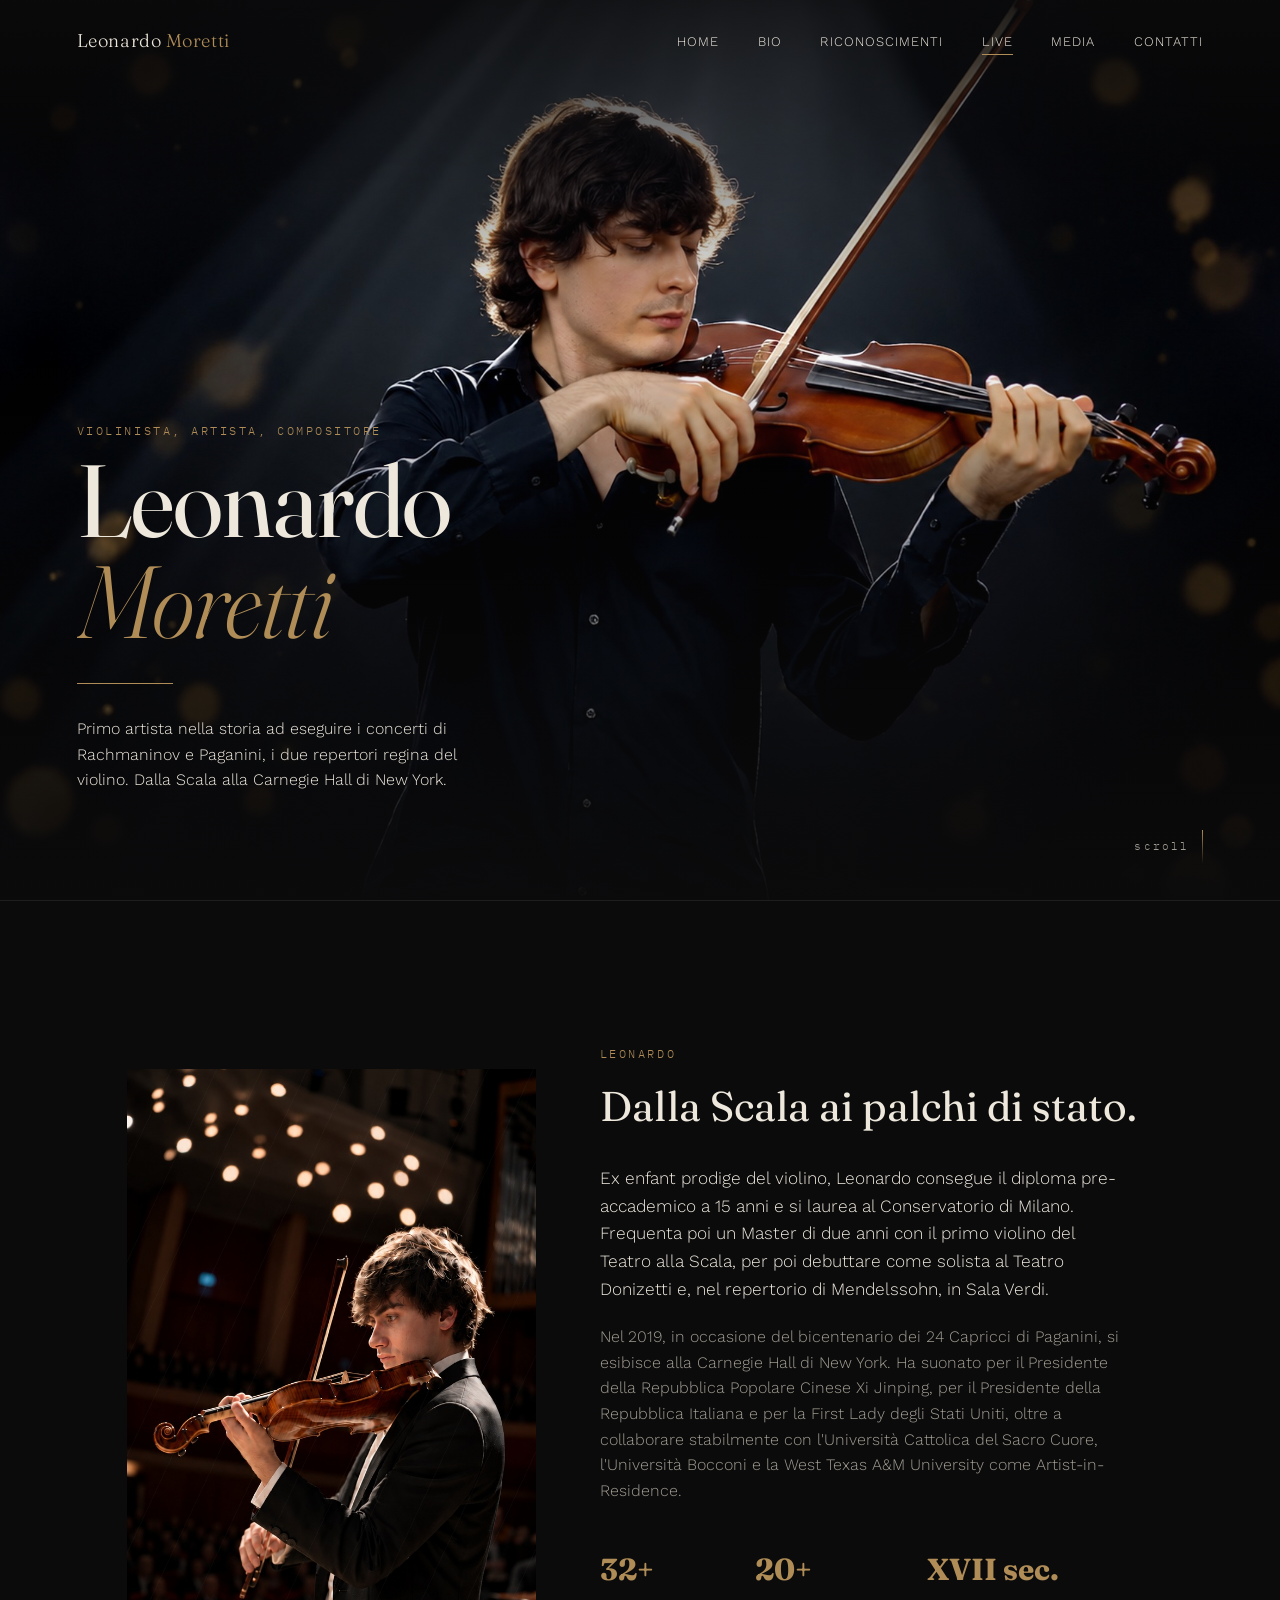
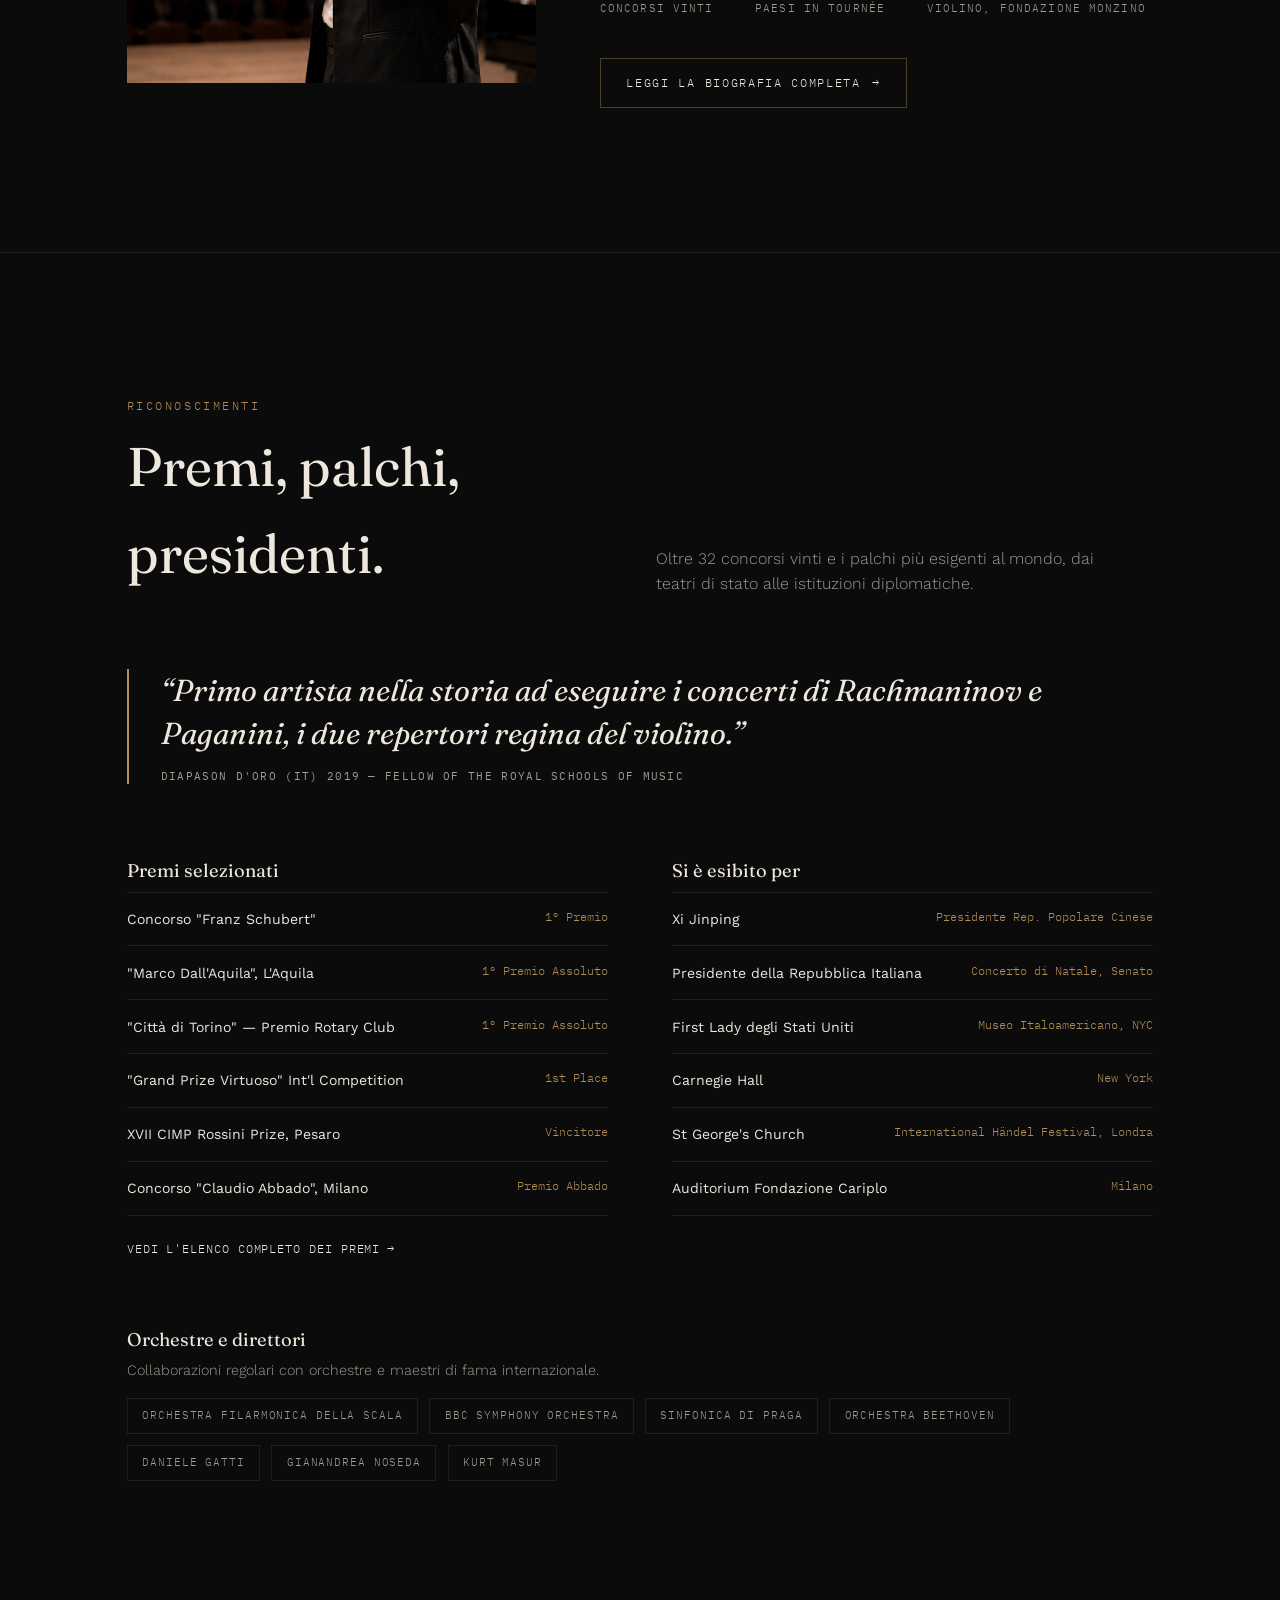
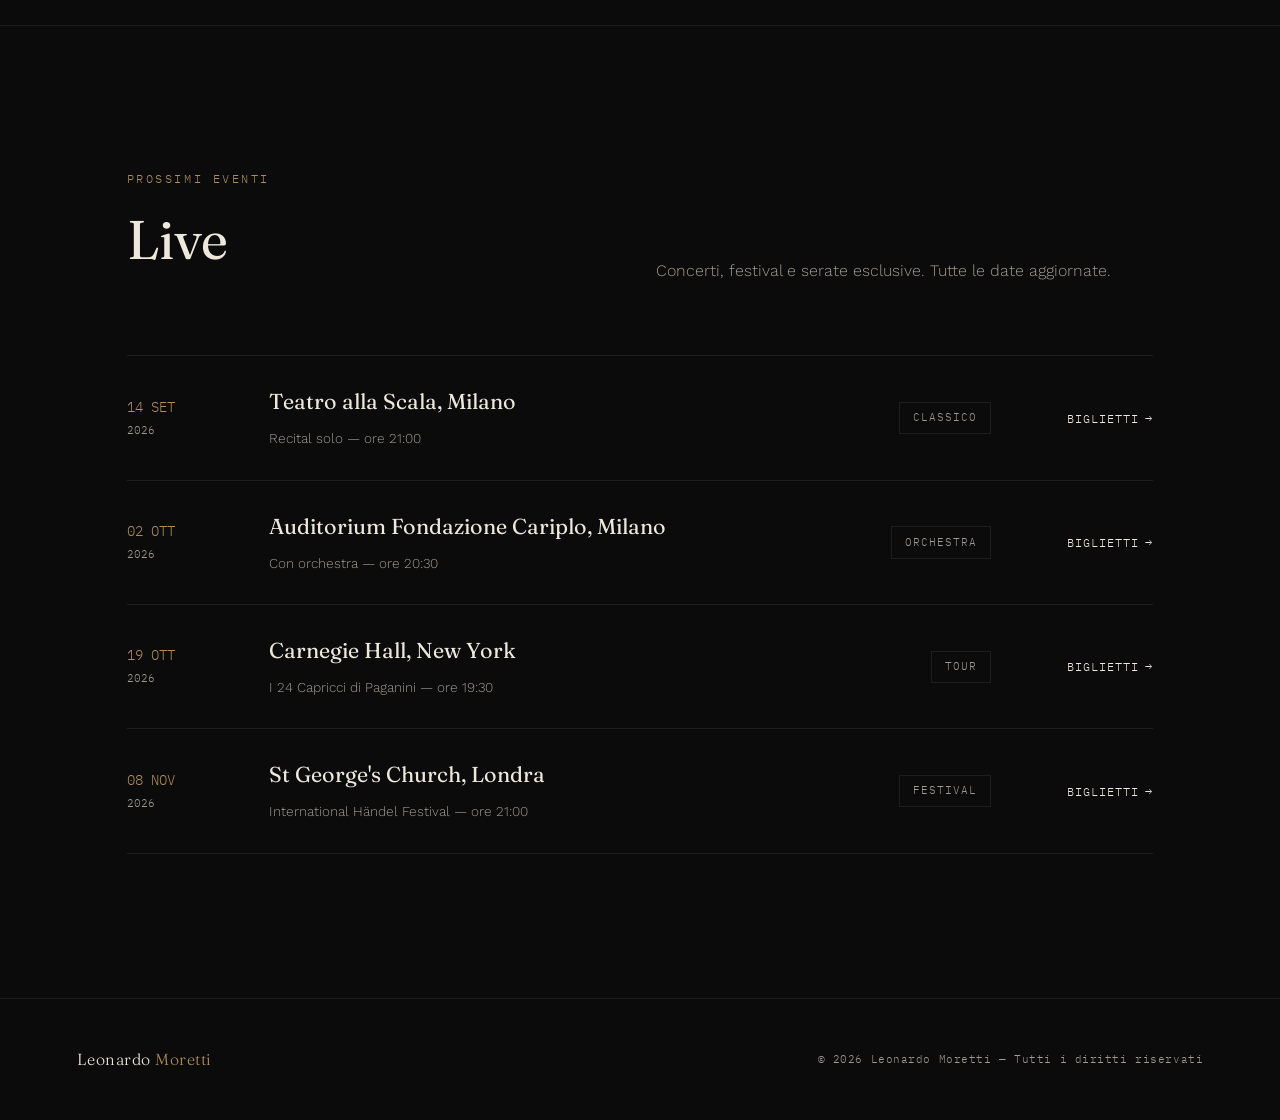
<file: index.html>
<!DOCTYPE html>
<html lang="it">
<head>
<meta charset="UTF-8">
<meta name="viewport" content="width=device-width, initial-scale=1.0">
<title>Leonardo Moretti — Violino</title>
<meta name="description" content="Sito ufficiale di Leonardo Moretti, violinista. Concerti, premi internazionali e collaborazioni con le maggiori orchestre e istituzioni.">

<link rel="preconnect" href="https://fonts.googleapis.com">
<link rel="preconnect" href="https://fonts.gstatic.com" crossorigin>
<link href="https://fonts.googleapis.com/css2?family=Fraunces:opsz,wght@9..144,300;9..144,400;9..144,500;9..144,600&family=Work+Sans:wght@300;400;500;600&family=IBM+Plex+Mono:wght@400;500&display=swap" rel="stylesheet">
<link rel="stylesheet" href="css/styles.css">
</head>
<body>

<header id="siteHeader">
  <a href="index.html#top" class="logo">Leonardo <span>Moretti</span></a>
  <nav id="mainNav">
    <ul>
      <li><a href="index.html#top">Home</a></li>
      <li><a href="index.html#bio">Bio</a></li>
      <li><a href="index.html#awards">Riconoscimenti</a></li>
      <li><a href="index.html#live">Live</a></li>
      <li><a href="media.html">Media</a></li>
      <li><a href="contatti.html">Contatti</a></li>
    </ul>
  </nav>
  <button class="nav-toggle" id="navToggle" aria-label="Apri il menu">
    <span></span><span></span><span></span>
  </button>
</header>

<main id="top">

  <!-- HERO -->
  <section class="hero" style="border:none; padding-top:0;">
    <div class="hero-inner">
      <div class="eyebrow">Violinista, artista, compositore</div>
      <h1>
        <span>Leonardo</span>
        <span>Moretti</span>
      </h1>
      <div class="hero-line"></div>
      <p class="hero-sub" style="max-width:42ch;">Primo artista nella storia ad eseguire i concerti di Rachmaninov e Paganini, i due repertori regina del violino. Dalla Scala alla Carnegie Hall di New York.</p>
      <div style="margin-top:2.2rem;">
        <!-- <a href="#live" class="cta">Scopri le date <span>→</span></a> -->
      </div>
    </div>
    <div class="scroll-cue"><span>scroll</span><span class="stem"></span></div>
  </section>

  <!-- BIO -->
  <section id="bio">
    <div class="wrap">
      <div class="grid">
        <div class="photo-panel">
          <img src="img/bio-portrait.jpg" alt="Ritratto di Leonardo Moretti con il violino" style="width:100%; height:100%; object-fit:cover; object-position:center 20%;">
        </div>
        <div class="copy">
          <div class="eyebrow">Leonardo</div>
          <h2 style="font-family:var(--display); font-weight:400; font-size:clamp(1.9rem,3.4vw,2.6rem); margin:.6rem 0 1.6rem;">Dalla Scala ai palchi di stato.</h2>
          <p>Ex enfant prodige del violino, Leonardo consegue il diploma pre-accademico a 15 anni e si laurea al Conservatorio di Milano. Frequenta poi un Master di due anni con il primo violino del Teatro alla Scala, per poi debuttare come solista al Teatro Donizetti e, nel repertorio di Mendelssohn, in Sala Verdi.</p>
          <p>Nel 2019, in occasione del bicentenario dei 24 Capricci di Paganini, si esibisce alla Carnegie Hall di New York. Ha suonato per il Presidente della Repubblica Popolare Cinese Xi Jinping, per il Presidente della Repubblica Italiana e per la First Lady degli Stati Uniti, oltre a collaborare stabilmente con l'Università Cattolica del Sacro Cuore, l'Università Bocconi e la West Texas A&amp;M University come Artist-in-Residence.</p>
          <div class="stat-row">
            <div class="stat"><b>32+</b><span>Concorsi vinti</span></div>
            <div class="stat"><b>20+</b><span>Paesi in tournée</span></div>
            <div class="stat"><b>XVII sec.</b><span>Violino, Fondazione Monzino</span></div>
          </div>
          <div style="margin-top:2.4rem;">
            <a href="biografia.html" class="cta">Leggi la biografia completa <span>→</span></a>
          </div>
        </div>
      </div>
    </div>
  </section>

  <!-- AWARDS -->
  <section id="awards">
    <div class="wrap">
      <div class="head-block">
        <div>
          <div class="eyebrow">Riconoscimenti</div>
          <h2>Premi, palchi, presidenti.</h2>
        </div>
        <p>Oltre 32 concorsi vinti e i palchi più esigenti al mondo, dai teatri di stato alle istituzioni diplomatiche.</p>
      </div>

      <blockquote class="pull-quote">
        “Primo artista nella storia ad eseguire i concerti di Rachmaninov e Paganini, i due repertori regina del violino.”
        <span>Diapason d'Oro (IT) 2019 — Fellow of the Royal Schools of Music</span>
      </blockquote>

      <div class="awards-grid">
        <div class="award-col">
          <h3>Premi selezionati</h3>
          <ul class="award-list">
            <li><b>Concorso "Franz Schubert"</b><em>1° Premio</em></li>
            <li><b>"Marco Dall'Aquila", L'Aquila</b><em>1° Premio Assoluto</em></li>
            <li><b>"Città di Torino" — Premio Rotary Club</b><em>1° Premio Assoluto</em></li>
            <li><b>"Grand Prize Virtuoso" Int'l Competition</b><em>1st Place</em></li>
            <li><b>XVII CIMP Rossini Prize, Pesaro</b><em>Vincitore</em></li>
            <li><b>Concorso "Claudio Abbado", Milano</b><em>Premio Abbado</em></li>
          </ul>
          <div style="margin-top:1.2rem;">
            <a href="biografia.html#premi" class="date-link" style="font-size:.72rem;">Vedi l'elenco completo dei premi</a>
          </div>
        </div>
        <div class="award-col">
          <h3>Si è esibito per</h3>
          <ul class="award-list">
            <li><b>Xi Jinping</b><em>Presidente Rep. Popolare Cinese</em></li>
            <li><b>Presidente della Repubblica Italiana</b><em>Concerto di Natale, Senato</em></li>
            <li><b>First Lady degli Stati Uniti</b><em>Museo Italoamericano, NYC</em></li>
            <li><b>Carnegie Hall</b><em>New York</em></li>
            <li><b>St George's Church</b><em>International Händel Festival, Londra</em></li>
            <li><b>Auditorium Fondazione Cariplo</b><em>Milano</em></li>
          </ul>
        </div>
      </div>

      <div class="collab-block">
        <h3 style="font-family:var(--display); font-weight:400; font-size:1.15rem; margin-bottom:.3rem;">Orchestre e direttori</h3>
        <p style="color:var(--ivory-dim); font-size:.9rem; max-width:56ch;">Collaborazioni regolari con orchestre e maestri di fama internazionale.</p>
        <div class="tag-strip">
          <span>Orchestra Filarmonica della Scala</span>
          <span>BBC Symphony Orchestra</span>
          <span>Sinfonica di Praga</span>
          <span>Orchestra Beethoven</span>
          <span>Daniele Gatti</span>
          <span>Gianandrea Noseda</span>
          <span>Kurt Masur</span>
        </div>
      </div>
    </div>
  </section>

  <!-- LIVE -->
  <section id="live">
    <div class="wrap">
      <div class="head-block">
        <div>
          <div class="eyebrow">Prossimi eventi</div>
          <h2>Live</h2>
        </div>
        <p>Concerti, festival e serate esclusive. Tutte le date aggiornate.</p>
      </div>

      <div class="dates">
        <div class="date-row">
          <div class="date-num">14 SET<small>2026</small></div>
          <div class="date-info">
            <h3>Teatro alla Scala, Milano</h3>
            <span>Recital solo — ore 21:00</span>
          </div>
          <div class="date-tag">Classico</div>
          <a href="contatti.html" class="date-link">Biglietti</a>
        </div>
        <div class="date-row">
          <div class="date-num">02 OTT<small>2026</small></div>
          <div class="date-info">
            <h3>Auditorium Fondazione Cariplo, Milano</h3>
            <span>Con orchestra — ore 20:30</span>
          </div>
          <div class="date-tag">Orchestra</div>
          <a href="contatti.html" class="date-link">Biglietti</a>
        </div>
        <div class="date-row">
          <div class="date-num">19 OTT<small>2026</small></div>
          <div class="date-info">
            <h3>Carnegie Hall, New York</h3>
            <span>I 24 Capricci di Paganini — ore 19:30</span>
          </div>
          <div class="date-tag">Tour</div>
          <a href="contatti.html" class="date-link">Biglietti</a>
        </div>
        <div class="date-row">
          <div class="date-num">08 NOV<small>2026</small></div>
          <div class="date-info">
            <h3>St George's Church, Londra</h3>
            <span>International Händel Festival — ore 21:00</span>
          </div>
          <div class="date-tag">Festival</div>
          <a href="contatti.html" class="date-link">Biglietti</a>
        </div>
      </div>
    </div>
  </section>

</main>

<footer>
  <a href="index.html#top" class="logo">Leonardo <span style="color:var(--gold);">Moretti</span></a>
  <small>© 2026 Leonardo Moretti — Tutti i diritti riservati</small>
</footer>

<script src="js/main.js"></script>
</body>
</html>
</file>
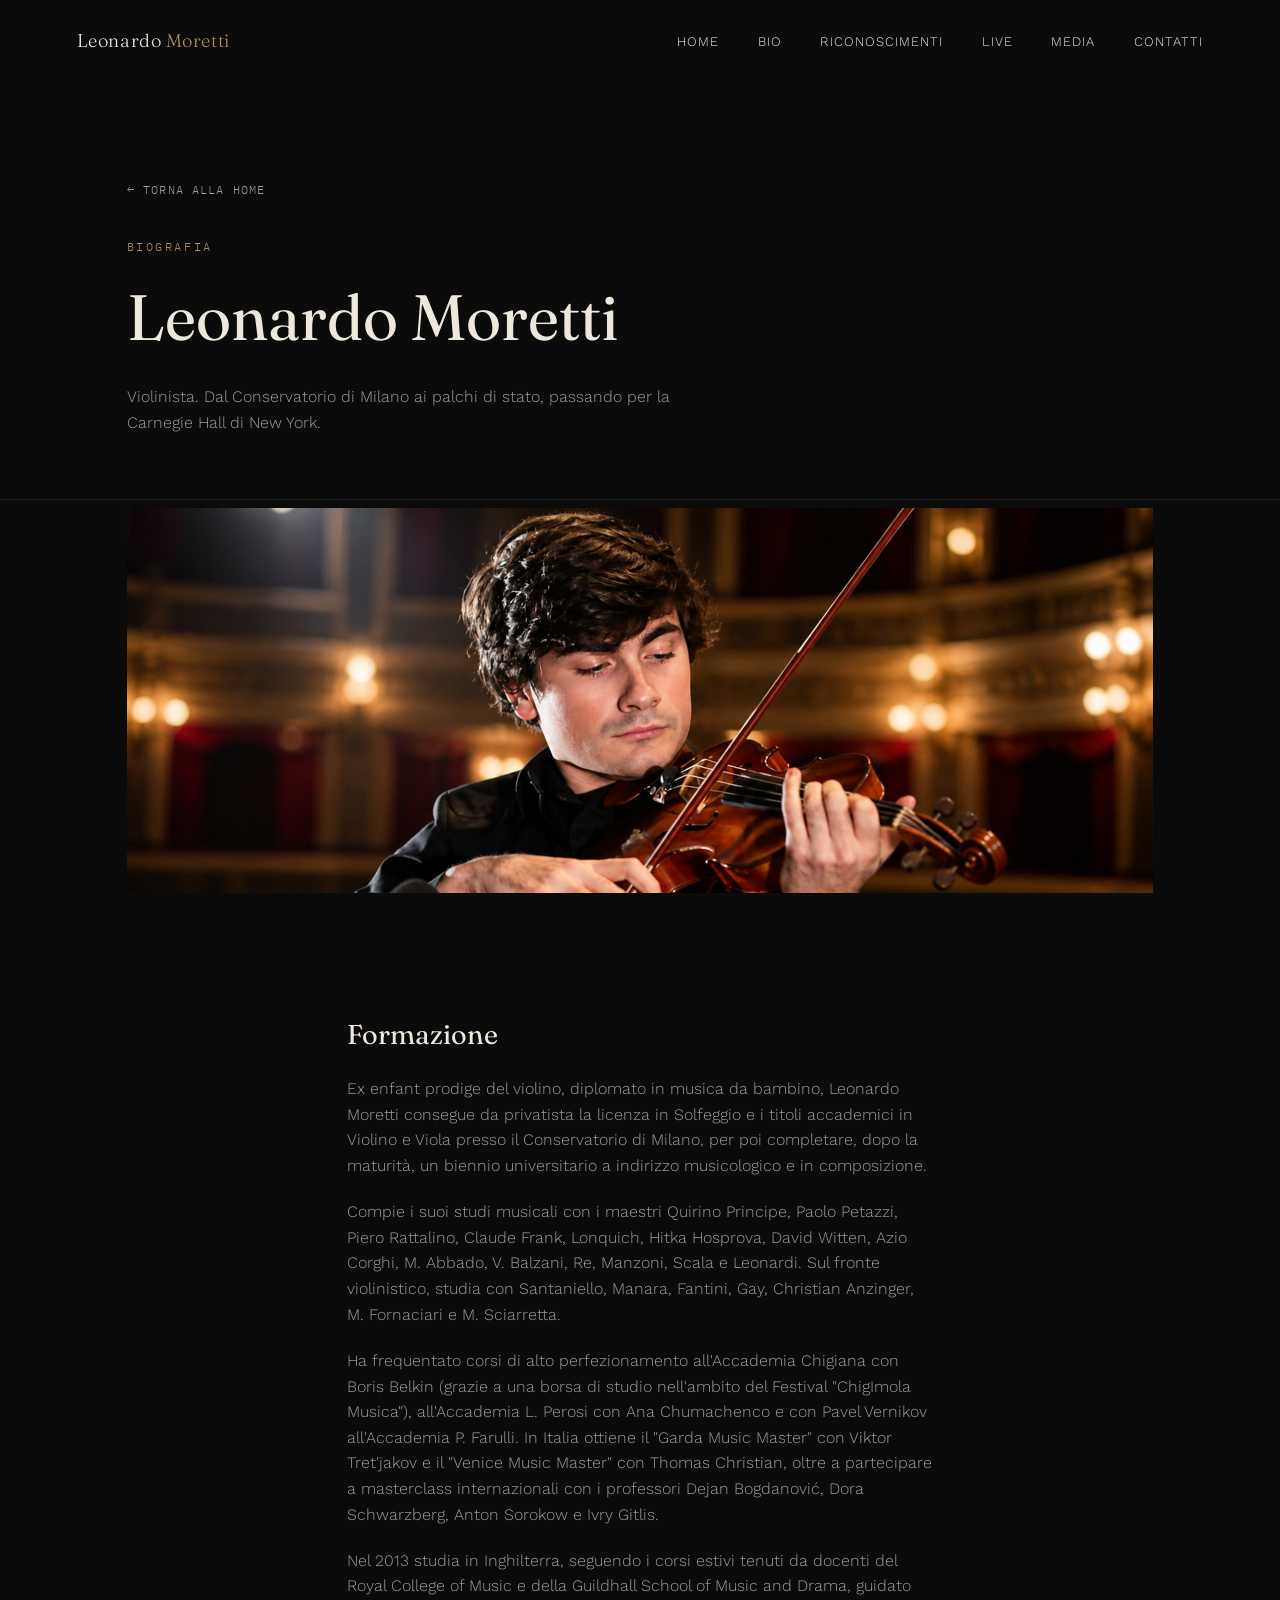
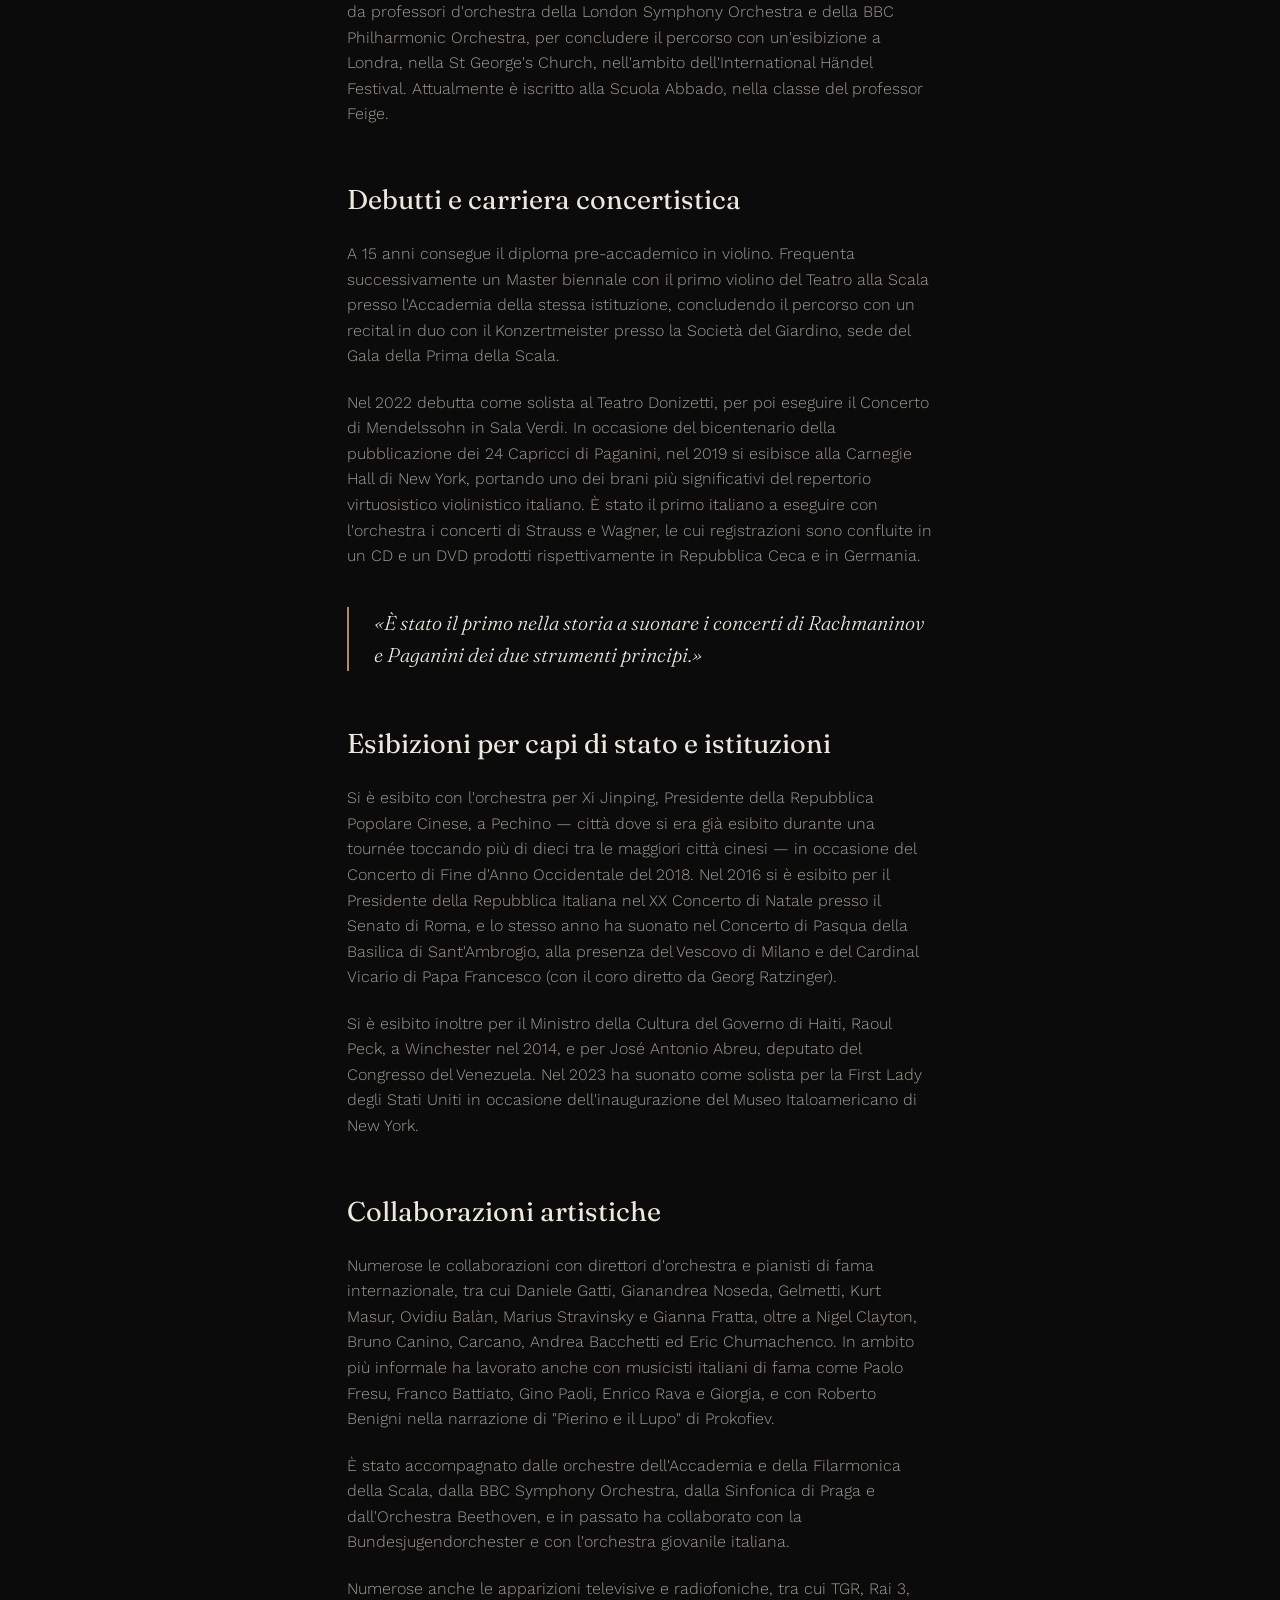
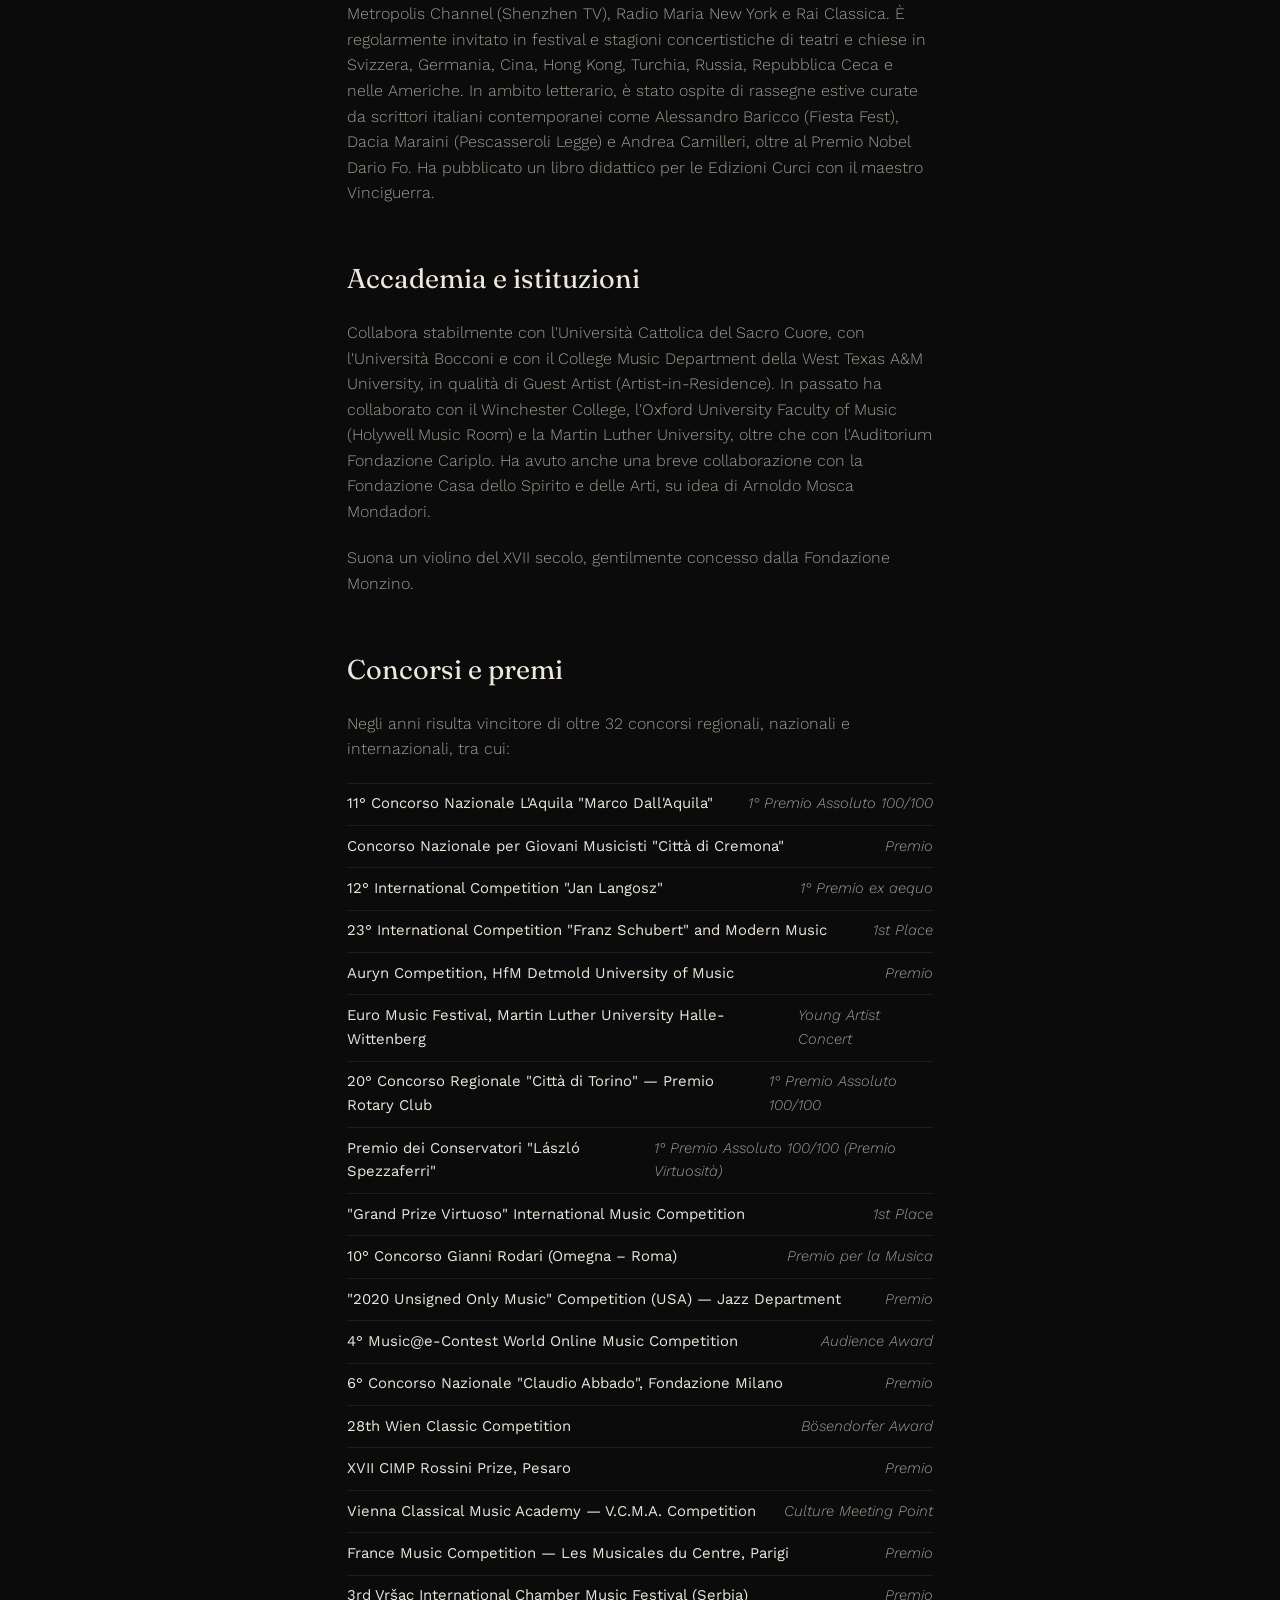
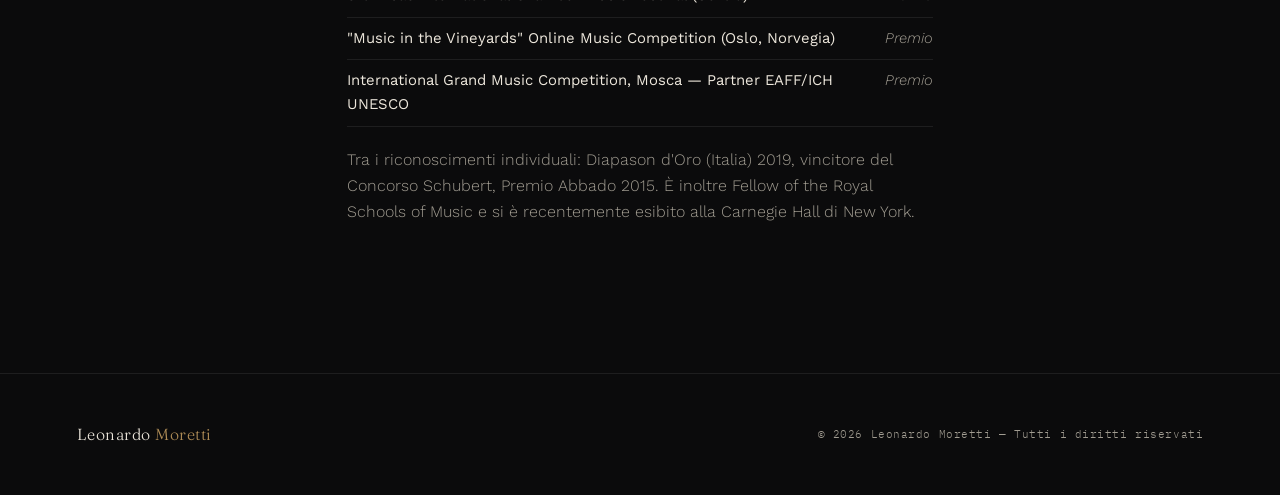
<file: biografia.html>
<!DOCTYPE html>
<html lang="it">
<head>
<meta charset="UTF-8">
<meta name="viewport" content="width=device-width, initial-scale=1.0">
<title>Biografia — Leonardo Moretti</title>
<meta name="description" content="Biografia completa di Leonardo Moretti, violinista: formazione, debutti, esibizioni per capi di stato, collaborazioni e premi internazionali.">

<link rel="preconnect" href="https://fonts.googleapis.com">
<link rel="preconnect" href="https://fonts.gstatic.com" crossorigin>
<link href="https://fonts.googleapis.com/css2?family=Fraunces:opsz,wght@9..144,300;9..144,400;9..144,500;9..144,600&family=Work+Sans:wght@300;400;500;600&family=IBM+Plex+Mono:wght@400;500&display=swap" rel="stylesheet">
<link rel="stylesheet" href="css/styles.css">
</head>
<body>

<header id="siteHeader">
  <a href="index.html#top" class="logo">Leonardo <span>Moretti</span></a>
  <nav id="mainNav">
    <ul>
      <li><a href="index.html#top">Home</a></li>
      <li><a href="index.html#bio">Bio</a></li>
      <li><a href="index.html#awards">Riconoscimenti</a></li>
      <li><a href="index.html#live">Live</a></li>
      <li><a href="media.html">Media</a></li>
      <li><a href="contatti.html">Contatti</a></li>
    </ul>
  </nav>
  <button class="nav-toggle" id="navToggle" aria-label="Apri il menu">
    <span></span><span></span><span></span>
  </button>
</header>

<main>
  <section class="page-hero">
    <div class="wrap">
      <a href="index.html#bio" class="back-link">← Torna alla home</a>
      <div class="eyebrow">Biografia</div>
      <h1>Leonardo Moretti</h1>
      <p>Violinista. Dal Conservatorio di Milano ai palchi di stato, passando per la Carnegie Hall di New York.</p>
    </div>
  </section>

  <div class="wrap">
    <img src="img/biografia-banner.jpg" alt="Leonardo Moretti con il violino" style="width:100%; height:auto; display:block; margin:0.5rem 0 2.5rem;">
  </div>

  <article class="bio-article wrap">

    <h2>Formazione</h2>
    <p>Ex enfant prodige del violino, diplomato in musica da bambino, Leonardo Moretti consegue da privatista la licenza in Solfeggio e i titoli accademici in Violino e Viola presso il Conservatorio di Milano, per poi completare, dopo la maturità, un biennio universitario a indirizzo musicologico e in composizione.</p>
    <p>Compie i suoi studi musicali con i maestri Quirino Principe, Paolo Petazzi, Piero Rattalino, Claude Frank, Lonquich, Hitka Hosprova, David Witten, Azio Corghi, M. Abbado, V. Balzani, Re, Manzoni, Scala e Leonardi. Sul fronte violinistico, studia con Santaniello, Manara, Fantini, Gay, Christian Anzinger, M. Fornaciari e M. Sciarretta.</p>
    <p>Ha frequentato corsi di alto perfezionamento all'Accademia Chigiana con Boris Belkin (grazie a una borsa di studio nell'ambito del Festival "ChigImola Musica"), all'Accademia L. Perosi con Ana Chumachenco e con Pavel Vernikov all'Accademia P. Farulli. In Italia ottiene il "Garda Music Master" con Viktor Tret'jakov e il "Venice Music Master" con Thomas Christian, oltre a partecipare a masterclass internazionali con i professori Dejan Bogdanović, Dora Schwarzberg, Anton Sorokow e Ivry Gitlis.</p>
    <p>Nel 2013 studia in Inghilterra, seguendo i corsi estivi tenuti da docenti del Royal College of Music e della Guildhall School of Music and Drama, guidato da professori d'orchestra della London Symphony Orchestra e della BBC Philharmonic Orchestra, per concludere il percorso con un'esibizione a Londra, nella St George's Church, nell'ambito dell'International Händel Festival. Attualmente è iscritto alla Scuola Abbado, nella classe del professor Feige.</p>

    <h2>Debutti e carriera concertistica</h2>
    <p>A 15 anni consegue il diploma pre-accademico in violino. Frequenta successivamente un Master biennale con il primo violino del Teatro alla Scala presso l'Accademia della stessa istituzione, concludendo il percorso con un recital in duo con il Konzertmeister presso la Società del Giardino, sede del Gala della Prima della Scala.</p>
    <p>Nel 2022 debutta come solista al Teatro Donizetti, per poi eseguire il Concerto di Mendelssohn in Sala Verdi. In occasione del bicentenario della pubblicazione dei 24 Capricci di Paganini, nel 2019 si esibisce alla Carnegie Hall di New York, portando uno dei brani più significativi del repertorio virtuosistico violinistico italiano. È stato il primo italiano a eseguire con l'orchestra i concerti di Strauss e Wagner, le cui registrazioni sono confluite in un CD e un DVD prodotti rispettivamente in Repubblica Ceca e in Germania.</p>

    <blockquote>
      «È stato il primo nella storia a suonare i concerti di Rachmaninov e Paganini dei due strumenti principi.»
    </blockquote>

    <h2>Esibizioni per capi di stato e istituzioni</h2>
    <p>Si è esibito con l'orchestra per Xi Jinping, Presidente della Repubblica Popolare Cinese, a Pechino — città dove si era già esibito durante una tournée toccando più di dieci tra le maggiori città cinesi — in occasione del Concerto di Fine d'Anno Occidentale del 2018. Nel 2016 si è esibito per il Presidente della Repubblica Italiana nel XX Concerto di Natale presso il Senato di Roma, e lo stesso anno ha suonato nel Concerto di Pasqua della Basilica di Sant'Ambrogio, alla presenza del Vescovo di Milano e del Cardinal Vicario di Papa Francesco (con il coro diretto da Georg Ratzinger).</p>
    <p>Si è esibito inoltre per il Ministro della Cultura del Governo di Haiti, Raoul Peck, a Winchester nel 2014, e per José Antonio Abreu, deputato del Congresso del Venezuela. Nel 2023 ha suonato come solista per la First Lady degli Stati Uniti in occasione dell'inaugurazione del Museo Italoamericano di New York.</p>

    <h2>Collaborazioni artistiche</h2>
    <p>Numerose le collaborazioni con direttori d'orchestra e pianisti di fama internazionale, tra cui Daniele Gatti, Gianandrea Noseda, Gelmetti, Kurt Masur, Ovidiu Balàn, Marius Stravinsky e Gianna Fratta, oltre a Nigel Clayton, Bruno Canino, Carcano, Andrea Bacchetti ed Eric Chumachenco. In ambito più informale ha lavorato anche con musicisti italiani di fama come Paolo Fresu, Franco Battiato, Gino Paoli, Enrico Rava e Giorgia, e con Roberto Benigni nella narrazione di "Pierino e il Lupo" di Prokofiev.</p>
    <p>È stato accompagnato dalle orchestre dell'Accademia e della Filarmonica della Scala, dalla BBC Symphony Orchestra, dalla Sinfonica di Praga e dall'Orchestra Beethoven, e in passato ha collaborato con la Bundesjugendorchester e con l'orchestra giovanile italiana.</p>
    <p>Numerose anche le apparizioni televisive e radiofoniche, tra cui TGR, Rai 3, Metropolis Channel (Shenzhen TV), Radio Maria New York e Rai Classica. È regolarmente invitato in festival e stagioni concertistiche di teatri e chiese in Svizzera, Germania, Cina, Hong Kong, Turchia, Russia, Repubblica Ceca e nelle Americhe. In ambito letterario, è stato ospite di rassegne estive curate da scrittori italiani contemporanei come Alessandro Baricco (Fiesta Fest), Dacia Maraini (Pescasseroli Legge) e Andrea Camilleri, oltre al Premio Nobel Dario Fo. Ha pubblicato un libro didattico per le Edizioni Curci con il maestro Vinciguerra.</p>

    <h2>Accademia e istituzioni</h2>
    <p>Collabora stabilmente con l'Università Cattolica del Sacro Cuore, con l'Università Bocconi e con il College Music Department della West Texas A&amp;M University, in qualità di Guest Artist (Artist-in-Residence). In passato ha collaborato con il Winchester College, l'Oxford University Faculty of Music (Holywell Music Room) e la Martin Luther University, oltre che con l'Auditorium Fondazione Cariplo. Ha avuto anche una breve collaborazione con la Fondazione Casa dello Spirito e delle Arti, su idea di Arnoldo Mosca Mondadori.</p>
    <p>Suona un violino del XVII secolo, gentilmente concesso dalla Fondazione Monzino.</p>

    <h2 id="premi">Concorsi e premi</h2>
    <p>Negli anni risulta vincitore di oltre 32 concorsi regionali, nazionali e internazionali, tra cui:</p>
    <ul>
      <li><b>11° Concorso Nazionale L'Aquila "Marco Dall'Aquila"</b><em>1° Premio Assoluto 100/100</em></li>
      <li><b>Concorso Nazionale per Giovani Musicisti "Città di Cremona"</b><em>Premio</em></li>
      <li><b>12° International Competition "Jan Langosz"</b><em>1° Premio ex aequo</em></li>
      <li><b>23° International Competition "Franz Schubert" and Modern Music</b><em>1st Place</em></li>
      <li><b>Auryn Competition, HfM Detmold University of Music</b><em>Premio</em></li>
      <li><b>Euro Music Festival, Martin Luther University Halle-Wittenberg</b><em>Young Artist Concert</em></li>
      <li><b>20° Concorso Regionale "Città di Torino" — Premio Rotary Club</b><em>1° Premio Assoluto 100/100</em></li>
      <li><b>Premio dei Conservatori "László Spezzaferri"</b><em>1° Premio Assoluto 100/100 (Premio Virtuosità)</em></li>
      <li><b>"Grand Prize Virtuoso" International Music Competition</b><em>1st Place</em></li>
      <li><b>10° Concorso Gianni Rodari (Omegna – Roma)</b><em>Premio per la Musica</em></li>
      <li><b>"2020 Unsigned Only Music" Competition (USA) — Jazz Department</b><em>Premio</em></li>
      <li><b>4° Music@e-Contest World Online Music Competition</b><em>Audience Award</em></li>
      <li><b>6° Concorso Nazionale "Claudio Abbado", Fondazione Milano</b><em>Premio</em></li>
      <li><b>28th Wien Classic Competition</b><em>Bösendorfer Award</em></li>
      <li><b>XVII CIMP Rossini Prize, Pesaro</b><em>Premio</em></li>
      <li><b>Vienna Classical Music Academy — V.C.M.A. Competition</b><em>Culture Meeting Point</em></li>
      <li><b>France Music Competition — Les Musicales du Centre, Parigi</b><em>Premio</em></li>
      <li><b>3rd Vršac International Chamber Music Festival (Serbia)</b><em>Premio</em></li>
      <li><b>"Music in the Vineyards" Online Music Competition (Oslo, Norvegia)</b><em>Premio</em></li>
      <li><b>International Grand Music Competition, Mosca — Partner EAFF/ICH UNESCO</b><em>Premio</em></li>
    </ul>
    <p>Tra i riconoscimenti individuali: Diapason d'Oro (Italia) 2019, vincitore del Concorso Schubert, Premio Abbado 2015. È inoltre Fellow of the Royal Schools of Music e si è recentemente esibito alla Carnegie Hall di New York.</p>

  </article>
</main>

<footer>
  <a href="index.html#top" class="logo">Leonardo <span style="color:var(--gold);">Moretti</span></a>
  <small>© 2026 Leonardo Moretti — Tutti i diritti riservati</small>
</footer>

<script src="js/main.js"></script>
</body>
</html>
</file>
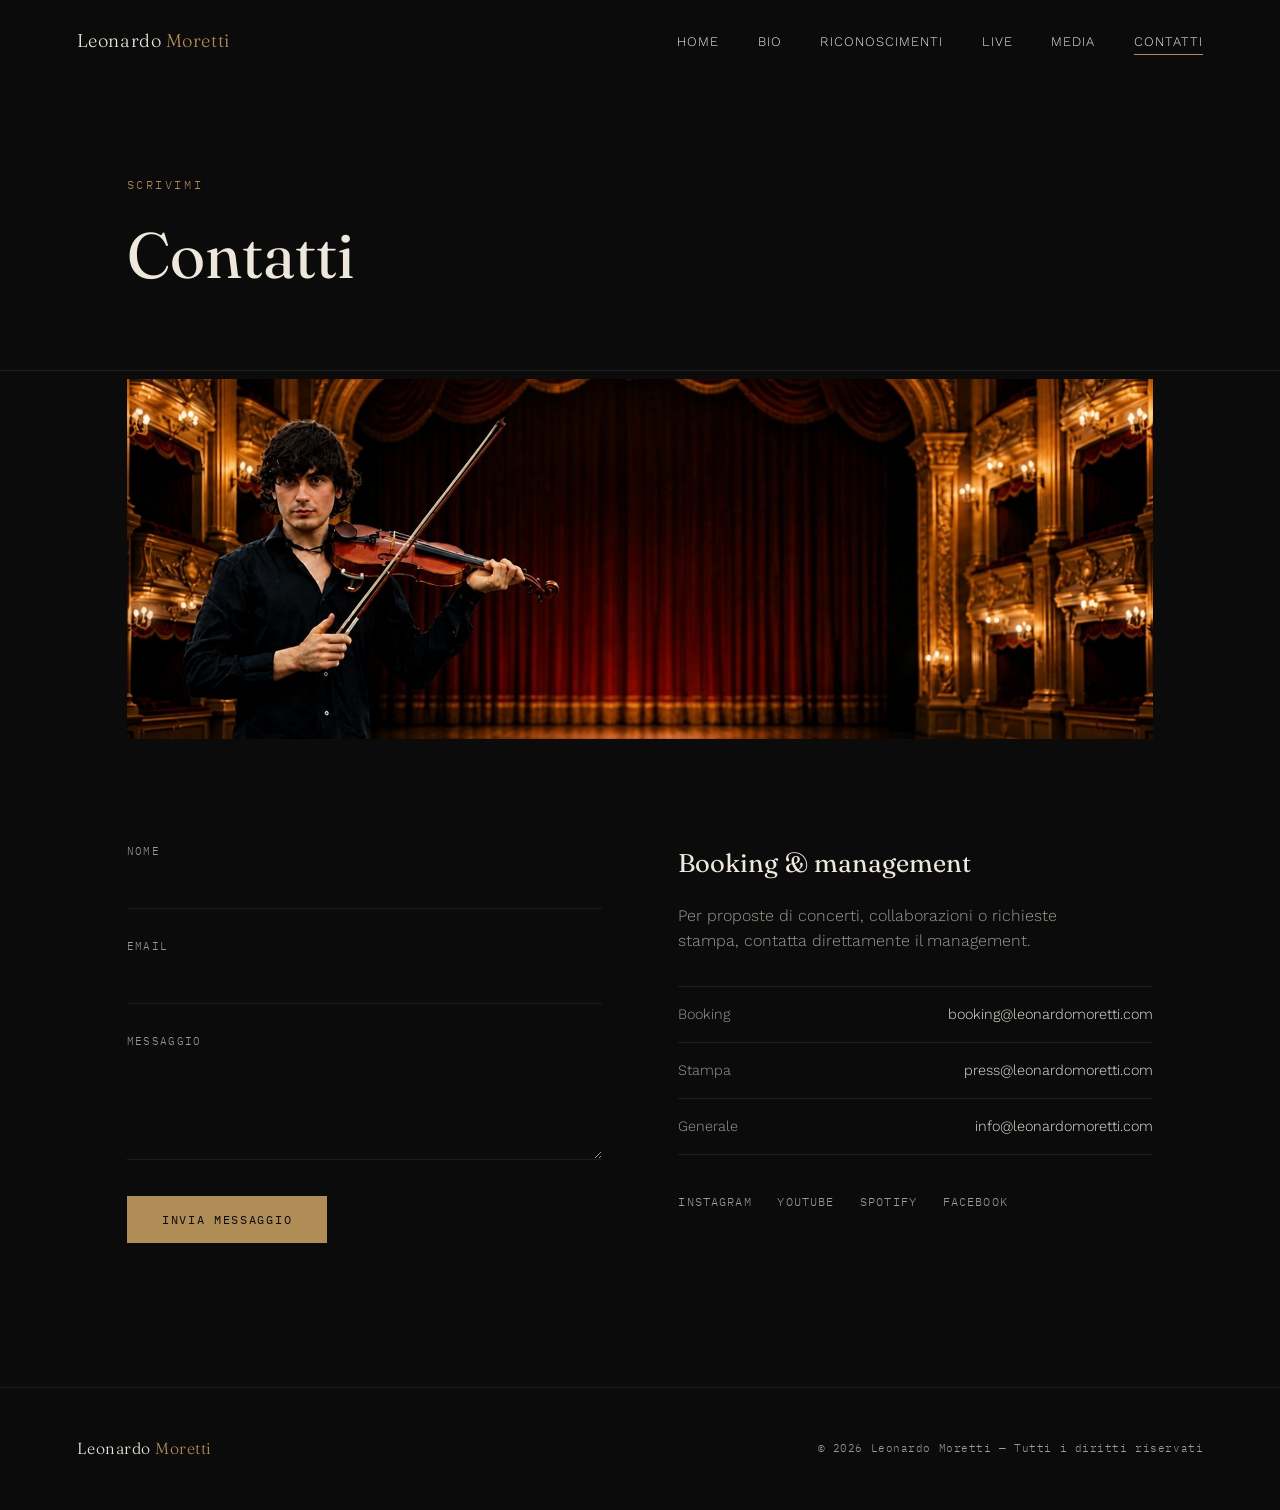
<file: contatti.html>
<!DOCTYPE html>
<html lang="it">
<head>
<meta charset="UTF-8">
<meta name="viewport" content="width=device-width, initial-scale=1.0">
<title>Contatti — Leonardo Moretti</title>
<meta name="description" content="Contatti di Leonardo Moretti: booking, stampa e richieste generali.">

<link rel="preconnect" href="https://fonts.googleapis.com">
<link rel="preconnect" href="https://fonts.gstatic.com" crossorigin>
<link href="https://fonts.googleapis.com/css2?family=Fraunces:opsz,wght@9..144,300;9..144,400;9..144,500;9..144,600&family=Work+Sans:wght@300;400;500;600&family=IBM+Plex+Mono:wght@400;500&display=swap" rel="stylesheet">
<link rel="stylesheet" href="css/styles.css">
</head>
<body>

<header id="siteHeader">
  <a href="index.html#top" class="logo">Leonardo <span>Moretti</span></a>
  <nav id="mainNav">
    <ul>
      <li><a href="index.html#top">Home</a></li>
      <li><a href="index.html#bio">Bio</a></li>
      <li><a href="index.html#awards">Riconoscimenti</a></li>
      <li><a href="index.html#live">Live</a></li>
      <li><a href="media.html">Media</a></li>
      <li><a href="contatti.html" class="active">Contatti</a></li>
    </ul>
  </nav>
  <button class="nav-toggle" id="navToggle" aria-label="Apri il menu">
    <span></span><span></span><span></span>
  </button>
</header>

<main>
  <section class="page-hero">
    <div class="wrap">
      <div class="eyebrow">Scrivimi</div>
      <h1>Contatti</h1>
    </div>
  </section>

  <div class="wrap">
    <img src="img/contact-banner.jpg" alt="Leonardo Moretti con il violino" style="width:100%; height:auto; display:block; margin:0.5rem 0 2.5rem;">
  </div>

  <section id="contact" style="border-top:none; padding-top:4rem;">
    <div class="wrap">
      <div class="grid">
        <form>
          <div class="field">
            <label for="name">Nome</label>
            <input type="text" id="name" name="name" required>
          </div>
          <div class="field">
            <label for="email">Email</label>
            <input type="email" id="email" name="email" required>
          </div>
          <div class="field">
            <label for="message">Messaggio</label>
            <textarea id="message" name="message" required></textarea>
          </div>
          <button type="submit" class="submit-btn">Invia messaggio</button>
        </form>

        <div class="contact-side">
          <h3>Booking &amp; management</h3>
          <p>Per proposte di concerti, collaborazioni o richieste stampa, contatta direttamente il management.</p>
          <ul class="contact-list">
            <li><span>Booking</span><span>booking@leonardomoretti.com</span></li>
            <li><span>Stampa</span><span>press@leonardomoretti.com</span></li>
            <li><span>Generale</span><span>info@leonardomoretti.com</span></li>
          </ul>
          <div class="social-row">
            <a href="#">Instagram</a>
            <a href="#">YouTube</a>
            <a href="#">Spotify</a>
            <a href="#">Facebook</a>
          </div>
        </div>
      </div>
    </div>
  </section>
</main>

<footer>
  <a href="index.html#top" class="logo">Leonardo <span style="color:var(--gold);">Moretti</span></a>
  <small>© 2026 Leonardo Moretti — Tutti i diritti riservati</small>
</footer>

<script src="js/main.js"></script>
</body>
</html>
</file>
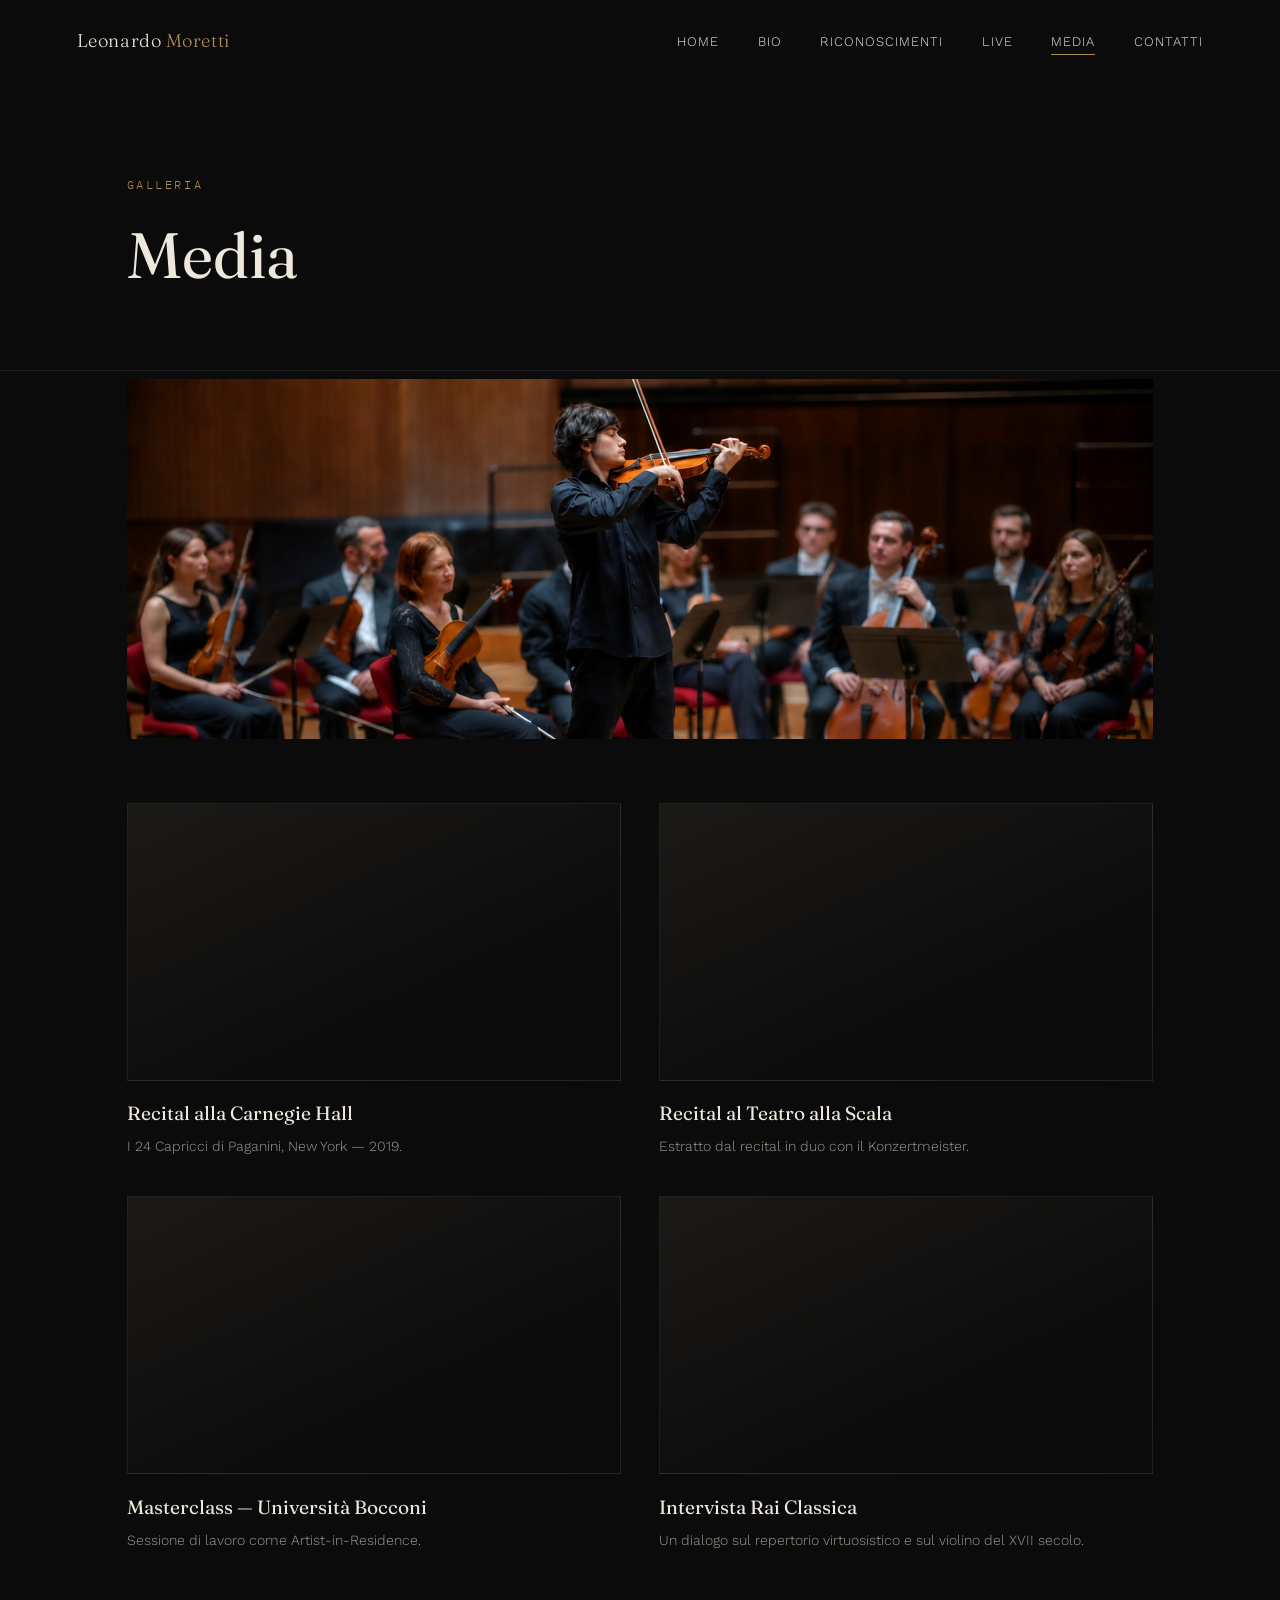
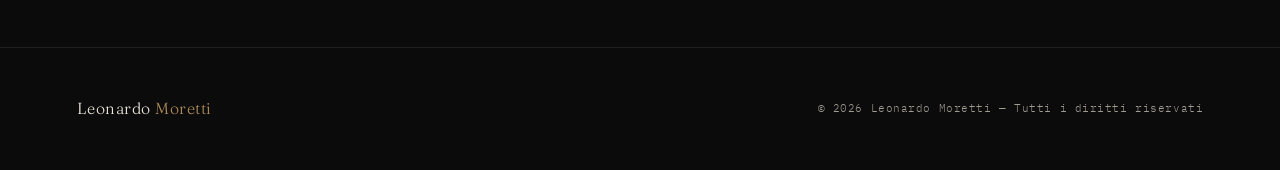
<file: media.html>
<!DOCTYPE html>
<html lang="it">
<head>
<meta charset="UTF-8">
<meta name="viewport" content="width=device-width, initial-scale=1.0">
<title>Media — Leonardo Moretti</title>
<meta name="description" content="Video di Leonardo Moretti: recital, interviste ed esibizioni dal vivo.">

<link rel="preconnect" href="https://fonts.googleapis.com">
<link rel="preconnect" href="https://fonts.gstatic.com" crossorigin>
<link href="https://fonts.googleapis.com/css2?family=Fraunces:opsz,wght@9..144,300;9..144,400;9..144,500;9..144,600&family=Work+Sans:wght@300;400;500;600&family=IBM+Plex+Mono:wght@400;500&display=swap" rel="stylesheet">
<link rel="stylesheet" href="css/styles.css">
</head>
<body>

<header id="siteHeader">
  <a href="index.html#top" class="logo">Leonardo <span>Moretti</span></a>
  <nav id="mainNav">
    <ul>
      <li><a href="index.html#top">Home</a></li>
      <li><a href="index.html#bio">Bio</a></li>
      <li><a href="index.html#awards">Riconoscimenti</a></li>
      <li><a href="index.html#live">Live</a></li>
      <li><a href="media.html" class="active">Media</a></li>
      <li><a href="contatti.html">Contatti</a></li>
    </ul>
  </nav>
  <button class="nav-toggle" id="navToggle" aria-label="Apri il menu">
    <span></span><span></span><span></span>
  </button>
</header>

<main>
  <section class="page-hero">
    <div class="wrap">
      <div class="eyebrow">Galleria</div>
      <h1>Media</h1>
    </div>
  </section>

  <div class="wrap">
    <img src="img/media-banner.jpg" alt="Leonardo Moretti con l'orchestra" style="width:100%; height:auto; display:block; margin:0.5rem 0 2.5rem;">
  </div>

  <div class="wrap">
    <div class="video-grid" style="margin-top:4rem;">

      <div class="video-card">
        <div class="video-frame">
          <iframe src="https://www.youtube.com/embed/fQZ5GF0uEIs" title="Recital alla Carnegie Hall" allowfullscreen></iframe>
        </div>
        <h3>Recital alla Carnegie Hall</h3>
        <p>I 24 Capricci di Paganini, New York — 2019.</p>
      </div>

      <div class="video-card">
        <div class="video-frame">
          <iframe src="https://www.dailymotion.com/embed/video/x9sg30c?autoplay=0" title="Recital al Teatro alla Scala" allowfullscreen></iframe>
        </div>
        <h3>Recital al Teatro alla Scala</h3>
        <p>Estratto dal recital in duo con il Konzertmeister.</p>
      </div>

      <div class="video-card">
        <div class="video-frame">
          <iframe src="https://www.dailymotion.com/embed/video/x9t1m2i?autoplay=0" title="Masterclass — Università Bocconi" allowfullscreen></iframe>
        </div>
        <h3>Masterclass — Università Bocconi</h3>
        <p>Sessione di lavoro come Artist-in-Residence.</p>
      </div>

      <div class="video-card">
        <div class="video-frame">
          <iframe src="https://www.youtube.com/embed/l7F4HM0KqRU" title="Intervista Rai Classica" allowfullscreen></iframe>
        </div>
        <h3>Intervista Rai Classica</h3>
        <p>Un dialogo sul repertorio virtuosistico e sul violino del XVII secolo.</p>
      </div>

    </div>
  </div>
</main>

<footer>
  <a href="index.html#top" class="logo">Leonardo <span style="color:var(--gold);">Moretti</span></a>
  <small>© 2026 Leonardo Moretti — Tutti i diritti riservati</small>
</footer>

<script src="js/main.js"></script>
</body>
</html>
</file>
<file: css/styles.css>
:root{
    --bg:        #0b0b0c;
    --bg-panel:  #141416;
    --ivory:     #ede7dc;
    --ivory-dim: #c7c0b3cc;
    --gold:      #b08d57;
    --gold-dim:  #b08d5766;
    --crimson:   #6e2c2c;
    --line:      #ffffff14;

    --display: 'Fraunces', serif;
    --body:    'Work Sans', sans-serif;
    --mono:    'IBM Plex Mono', monospace;
  }

  *{ margin:0; padding:0; box-sizing:border-box; }

  html{ scroll-behavior:smooth; }

  body{
    background:var(--bg);
    color:var(--ivory);
    font-family:var(--body);
    font-weight:300;
    line-height:1.6;
    overflow-x:hidden;
  }

  @media (prefers-reduced-motion: reduce){
    html{ scroll-behavior:auto; }
    *{ animation-duration:0.01ms !important; transition-duration:0.01ms !important; }
  }

  a{ color:inherit; text-decoration:none; }
  img{ display:block; max-width:100%; }

  ::selection{ background:var(--gold-dim); color:var(--ivory); }

  a:focus-visible, button:focus-visible{
    outline:1px solid var(--gold);
    outline-offset:4px;
  }

  .wrap{
    max-width:1180px;
    margin:0 auto;
    padding:0 6vw;
  }

  .eyebrow{
    font-family:var(--mono);
    font-size:.72rem;
    letter-spacing:.22em;
    text-transform:uppercase;
    color:var(--gold);
  }

  /* ---------- NAV ---------- */
  header{
    position:fixed;
    top:0; left:0; right:0;
    z-index:100;
    padding:1.6rem 6vw;
    display:flex;
    justify-content:space-between;
    align-items:center;
    transition:background .4s ease, padding .4s ease, border-color .4s ease;
    border-bottom:1px solid transparent;
  }
  header.scrolled{
    background:rgba(11,11,12,.86);
    backdrop-filter:blur(10px);
    padding:1.05rem 6vw;
    border-bottom:1px solid var(--line);
  }
  .logo{
    font-family:var(--display);
    font-size:1.15rem;
    letter-spacing:.03em;
  }
  .logo span{ color:var(--gold); }

  nav ul{
    list-style:none;
    display:flex;
    gap:2.4rem;
  }
  nav a{
    font-size:.82rem;
    letter-spacing:.08em;
    text-transform:uppercase;
    color:var(--ivory);
    position:relative;
    transition:color .3s ease;
  }
  nav a::after{
    content:'';
    position:absolute;
    left:0; bottom:-6px;
    width:0; height:1px;
    background:var(--gold);
    transition:width .3s ease;
  }
  nav a:hover, nav a.active{ color:var(--ivory); }
  nav a:hover::after, nav a.active::after{ width:100%; }

  .nav-toggle{
    display:none;
    flex-direction:column;
    gap:5px;
    background:none;
    border:none;
    cursor:pointer;
    padding:8px;
  }
  .nav-toggle span{
    width:22px; height:1px; background:var(--ivory);
  }

  /* ---------- HERO ---------- */
  .hero{
    min-height:100svh;
    display:flex;
    align-items:flex-end;
    position:relative;
    padding:0 6vw 8vh;
    background:
      linear-gradient(180deg, #0b0b0cd9 0%, #0b0b0c00 38%, #0b0b0cf5 100%),
      url('../img/hero-bg.jpg');
    background-size:cover;
    background-position:center 15%;
  }
  @media (max-width:860px){
    .hero{ background-position:72% 15%; }
  }
  .hero-inner{ max-width:820px; }
  .hero .eyebrow{ opacity:0; animation:rise .8s .2s ease forwards; }
  .hero h1{
    font-family:var(--display);
    font-weight:400;
    font-size:clamp(2.8rem, 8vw, 6.4rem);
    line-height:.98;
    letter-spacing:-.01em;
    margin:.6rem 0 1.4rem;
    overflow:hidden;
  }
  .hero h1 span{
    display:block;
    transform:translateY(110%);
    animation:rise .9s .35s cubic-bezier(.16,1,.3,1) forwards;
  }
  .hero h1 span:nth-child(2){ animation-delay:.48s; color:var(--gold); font-style:italic; font-weight:300;}
  @keyframes rise{ to{ transform:translateY(0); opacity:1; } }
  .hero .eyebrow{ }
  .hero-sub{
    max-width:34ch;
    color:var(--ivory);
    font-size:1rem;
    opacity:0;
    animation:fadein .9s .8s ease forwards;
  }
  @keyframes fadein{ to{ opacity:1; } }

  .hero-line{
    width:0;
    height:1px;
    background:var(--gold);
    margin:2rem 0;
    animation:linegrow 1.1s .95s cubic-bezier(.16,1,.3,1) forwards;
  }
  @keyframes linegrow{ to{ width:96px; } }

  .cta{
    display:inline-flex;
    align-items:center;
    gap:.7rem;
    font-family:var(--mono);
    font-size:.75rem;
    letter-spacing:.14em;
    text-transform:uppercase;
    color:var(--ivory);
    border:1px solid var(--gold-dim);
    padding:.9rem 1.6rem;
    transition:background .35s ease, border-color .35s ease;
    opacity:0;
    animation:fadein .9s 1.1s ease forwards;
  }
  .cta:hover{ background:var(--gold-dim); border-color:var(--gold); }

  .scroll-cue{
    position:absolute;
    right:6vw; bottom:4vh;
    font-family:var(--mono);
    font-size:.68rem;
    letter-spacing:.2em;
    color:var(--ivory-dim);
    display:flex;
    align-items:center;
    gap:.8rem;
  }
  .scroll-cue .stem{
    width:1px; height:34px;
    background:linear-gradient(var(--gold), transparent);
  }

  /* ---------- SECTION SHELL ---------- */
  section{
    padding:9rem 0;
    position:relative;
  }
  section + section{ border-top:1px solid var(--line); }

  .head-block{
    display:grid;
    grid-template-columns:1fr 1fr;
    gap:2rem;
    margin-bottom:4.5rem;
    align-items:end;
  }
  .head-block h2{
    font-family:var(--display);
    font-weight:400;
    font-size:clamp(2.2rem, 4.4vw, 3.4rem);
    margin-top:.5rem;
  }
  .head-block p{ color:var(--ivory-dim); max-width:46ch; }

  /* ---------- BIO ---------- */
  #bio .grid{
    display:grid;
    grid-template-columns:.85fr 1.15fr;
    gap:5vw;
    align-items:center;
  }
  .photo-panel{
    aspect-ratio:3/4.5;
    background:linear-gradient(155deg, #1c1a17 0%, #0b0b0c 70%);
    position:relative;
    display:flex;
    align-items:center;
    justify-content:center;
    overflow:hidden;
  }
  .photo-panel::before{
    content:'';
    position:absolute; inset:0;
    background:repeating-linear-gradient(115deg, transparent 0 40px, #ffffff05 40px 41px);
  }
  .photo-label{
    font-family:var(--mono);
    font-size:.68rem;
    letter-spacing:.14em;
    color:var(--ivory-dim);
    text-transform:uppercase;
    text-align:center;
    padding:0 2rem;
  }
  #bio .copy p{ margin-bottom:1.3rem; color:var(--ivory-dim); max-width:52ch; }
  #bio .copy p:first-of-type{ color:var(--ivory); font-size:1.08rem; }

  .stat-row{
    display:flex;
    gap:2.6rem;
    margin-top:2.6rem;
    flex-wrap:wrap;
  }
  .stat b{
    display:block;
    font-family:var(--display);
    font-size:1.9rem;
    color:var(--gold);
  }
  .stat span{
    font-family:var(--mono);
    font-size:.7rem;
    letter-spacing:.1em;
    text-transform:uppercase;
    color:var(--ivory-dim);
  }

  /* ---------- LIVE ---------- */
  .date-row{
    display:grid;
    grid-template-columns:110px 1fr auto 130px;
    gap:2rem;
    align-items:center;
    padding:1.8rem 0;
    border-top:1px solid var(--line);
    transition:background .3s ease;
  }
  .date-row:last-child{ border-bottom:1px solid var(--line); }
  .date-row:hover{ background:#ffffff05; }
  .date-num{
    font-family:var(--mono);
    color:var(--gold);
    font-size:.85rem;
  }
  .date-num small{ display:block; color:var(--ivory-dim); font-size:.7rem; margin-top:.2rem;}
  .date-info h3{
    font-family:var(--display);
    font-weight:400;
    font-size:1.35rem;
    margin-bottom:.35rem;
  }
  .date-info span{
    font-size:.85rem;
    color:var(--ivory-dim);
  }
  .date-tag{
    font-family:var(--mono);
    font-size:.68rem;
    letter-spacing:.1em;
    text-transform:uppercase;
    color:var(--ivory-dim);
    border:1px solid var(--line);
    padding:.4rem .8rem;
    white-space:nowrap;
  }
  .date-link{
    font-family:var(--mono);
    font-size:.75rem;
    letter-spacing:.08em;
    text-transform:uppercase;
    color:var(--ivory);
    text-align:right;
    position:relative;
  }
  .date-link::after{ content:'→'; margin-left:.4rem; transition:margin .3s ease; }
  .date-row:hover .date-link::after{ margin-left:.8rem; }

  /* ---------- MEDIA ---------- */
  .media-grid{
    display:grid;
    grid-template-columns:repeat(3, 1fr);
    gap:1px;
    background:var(--line);
    border:1px solid var(--line);
  }
  .media-tile{
    aspect-ratio:1/1;
    background:var(--bg-panel);
    display:flex;
    align-items:center;
    justify-content:center;
    position:relative;
    cursor:pointer;
    overflow:hidden;
  }
  .media-tile::before{
    content:'';
    position:absolute; inset:0;
    background:linear-gradient(160deg, #1c1a17, #0b0b0c);
    transition:transform .6s cubic-bezier(.16,1,.3,1);
  }
  .media-tile:hover::before{ transform:scale(1.08); }
  .media-tile span{
    position:relative;
    font-family:var(--mono);
    font-size:.68rem;
    letter-spacing:.12em;
    text-transform:uppercase;
    color:var(--ivory-dim);
  }
  .media-tile.video span::before{
    content:'▶';
    display:block;
    font-size:1.1rem;
    color:var(--gold);
    margin-bottom:.5rem;
  }

  /* ---------- AWARDS ---------- */
  .pull-quote{
    border-left:2px solid var(--gold);
    padding-left:2rem;
    font-family:var(--display);
    font-style:italic;
    font-weight:400;
    font-size:clamp(1.3rem, 2.6vw, 1.9rem);
    line-height:1.4;
    color:var(--ivory);
    max-width:62ch;
    margin-bottom:4.5rem;
  }
  .pull-quote span{
    display:block;
    margin-top:.9rem;
    font-family:var(--mono);
    font-style:normal;
    font-size:.68rem;
    letter-spacing:.12em;
    text-transform:uppercase;
    color:var(--ivory-dim);
  }
  .awards-grid{
    display:grid;
    grid-template-columns:1fr 1fr;
    gap:5vw;
  }
  .award-col h3{
    font-family:var(--display);
    font-weight:400;
    font-size:1.15rem;
    margin-bottom:.4rem;
  }
  .award-list{ list-style:none; }
  .award-list li{
    padding:.95rem 0;
    border-top:1px solid var(--line);
    display:flex;
    justify-content:space-between;
    gap:1.2rem;
    font-size:.88rem;
    color:var(--ivory-dim);
  }
  .award-list li:last-child{ border-bottom:1px solid var(--line); }
  .award-list li b{ color:var(--ivory); font-weight:400; }
  .award-list li em{
    font-style:normal;
    font-family:var(--mono);
    font-size:.72rem;
    color:var(--gold);
    white-space:nowrap;
  }
  .tag-strip{
    display:flex;
    flex-wrap:wrap;
    gap:.7rem;
    margin-top:1rem;
  }
  .tag-strip span{
    font-family:var(--mono);
    font-size:.7rem;
    letter-spacing:.08em;
    text-transform:uppercase;
    color:var(--ivory-dim);
    border:1px solid var(--line);
    padding:.5rem .9rem;
  }
  .collab-block{ margin-top:4rem; }

  /* ---------- PAGE HEADER (biografia, media, contatti) ---------- */
  .page-hero{
    padding:11rem 0 4rem;
    border-bottom:1px solid var(--line);
  }
  .page-hero h1{
    font-family:var(--display);
    font-weight:400;
    font-size:clamp(2.4rem, 5.5vw, 4rem);
    margin-top:.6rem;
  }
  .page-hero p{ color:var(--ivory-dim); max-width:56ch; margin-top:1rem; }
  .back-link{
    display:inline-flex;
    align-items:center;
    gap:.5rem;
    font-family:var(--mono);
    font-size:.72rem;
    letter-spacing:.1em;
    text-transform:uppercase;
    color:var(--ivory-dim);
    margin-bottom:2.4rem;
    transition:color .3s ease;
  }
  .back-link:hover{ color:var(--gold); }

  /* ---------- BIOGRAFIA COMPLETA ---------- */
  .bio-article{
    max-width:740px;
    margin:0 auto;
    padding-top:5rem;
    padding-bottom:8rem;
  }
  .bio-article h2{
    font-family:var(--display);
    font-weight:400;
    font-size:1.7rem;
    margin:3.2rem 0 1.2rem;
    color:var(--ivory);
  }
  .bio-article h2:first-of-type{ margin-top:0; }
  .bio-article p{
    color:var(--ivory-dim);
    margin-bottom:1.3rem;
    font-size:1rem;
  }
  .bio-article blockquote{
    border-left:2px solid var(--gold);
    padding-left:1.6rem;
    font-family:var(--display);
    font-style:italic;
    font-size:1.25rem;
    color:var(--ivory);
    margin:2.4rem 0;
  }
  .bio-article ul{
    list-style:none;
    margin-bottom:1.3rem;
  }
  .bio-article ul li{
    color:var(--ivory-dim);
    padding:.55rem 0;
    border-top:1px solid var(--line);
    font-size:.93rem;
    display:flex;
    justify-content:space-between;
    gap:1rem;
  }
  .bio-article ul li:last-child{ border-bottom:1px solid var(--line); }
  .bio-article ul li b{ color:var(--ivory); font-weight:400; }
  .bio-article .tag-strip span{ margin-bottom:.3rem; }

  /* ---------- VIDEO GRID (media page) ---------- */
  .video-grid{
    display:grid;
    grid-template-columns:repeat(2, 1fr);
    gap:2.4rem;
    padding-bottom:6rem;
  }
  .video-card{ }
  .video-frame{
    position:relative;
    aspect-ratio:16/9;
    background:linear-gradient(155deg, #1c1a17 0%, #0b0b0c 70%);
    border:1px solid var(--line);
    overflow:hidden;
    margin-bottom:1.1rem;
  }
  .video-frame iframe{
    position:absolute; inset:0;
    width:100%; height:100%;
    border:none;
  }
  .video-frame .placeholder-note{
    position:absolute; inset:0;
    display:flex;
    flex-direction:column;
    align-items:center;
    justify-content:center;
    gap:.8rem;
    text-align:center;
    padding:1.5rem;
  }
  .play-icon{
    width:52px; height:52px;
    border:1px solid var(--gold-dim);
    border-radius:50%;
    display:flex;
    align-items:center;
    justify-content:center;
    color:var(--gold);
    font-size:1rem;
  }
  .placeholder-note span{
    font-family:var(--mono);
    font-size:.68rem;
    letter-spacing:.1em;
    text-transform:uppercase;
    color:var(--ivory-dim);
    max-width:28ch;
  }
  .video-card h3{
    font-family:var(--display);
    font-weight:400;
    font-size:1.2rem;
    margin-bottom:.4rem;
  }
  .video-card p{
    color:var(--ivory-dim);
    font-size:.88rem;
  }

  /* ---------- CONTACT ---------- */
  #contact .grid{
    display:grid;
    grid-template-columns:1fr 1fr;
    gap:6vw;
  }
  .field{
    margin-bottom:1.8rem;
  }
  .field label{
    display:block;
    font-family:var(--mono);
    font-size:.68rem;
    letter-spacing:.12em;
    text-transform:uppercase;
    color:var(--ivory-dim);
    margin-bottom:.6rem;
  }
  .field input, .field textarea{
    width:100%;
    background:transparent;
    border:none;
    border-bottom:1px solid var(--line);
    color:var(--ivory);
    font-family:var(--body);
    font-size:1rem;
    padding:.6rem 0;
    transition:border-color .3s ease;
  }
  .field input:focus, .field textarea:focus{
    outline:none;
    border-color:var(--gold);
  }
  .field textarea{ resize:vertical; min-height:100px; }

  .submit-btn{
    font-family:var(--mono);
    font-size:.75rem;
    letter-spacing:.14em;
    text-transform:uppercase;
    color:var(--bg);
    background:var(--gold);
    border:none;
    padding:1rem 2.2rem;
    cursor:pointer;
    transition:opacity .3s ease;
  }
  .submit-btn:hover{ opacity:.85; }

  .contact-side h3{
    font-family:var(--display);
    font-size:1.6rem;
    font-weight:400;
    margin-bottom:1.2rem;
  }
  .contact-side p{ color:var(--ivory-dim); margin-bottom:2rem; max-width:38ch; }

  .contact-list{ list-style:none; }
  .contact-list li{
    padding:1rem 0;
    border-top:1px solid var(--line);
    display:flex;
    justify-content:space-between;
    font-size:.9rem;
  }
  .contact-list li:last-child{ border-bottom:1px solid var(--line); }
  .contact-list span:first-child{ color:var(--ivory-dim); }

  .social-row{
    display:flex;
    gap:1.6rem;
    margin-top:2.4rem;
  }
  .social-row a{
    font-family:var(--mono);
    font-size:.72rem;
    letter-spacing:.1em;
    text-transform:uppercase;
    color:var(--ivory-dim);
    border-bottom:1px solid transparent;
    transition:color .3s ease, border-color .3s ease;
  }
  .social-row a:hover{ color:var(--gold); border-color:var(--gold); }

  /* ---------- FOOTER ---------- */
  footer{
    padding:3rem 6vw;
    border-top:1px solid var(--line);
    display:flex;
    justify-content:space-between;
    align-items:center;
    flex-wrap:wrap;
    gap:1rem;
  }
  footer .logo{ font-size:1rem; }
  footer small{
    font-family:var(--mono);
    font-size:.7rem;
    color:var(--ivory-dim);
    letter-spacing:.05em;
  }

  /* ---------- RESPONSIVE ---------- */
  @media (max-width:860px){
    nav{ display:none; position:fixed; inset:0; top:64px; background:var(--bg); z-index:99; padding:3rem 6vw;}
    nav.open{ display:block; }
    nav ul{ flex-direction:column; gap:1.6rem; }
    nav a{ font-size:1.1rem; }
    .nav-toggle{ display:flex; }

    .head-block{ grid-template-columns:1fr; gap:1rem; }
    #bio .grid{ grid-template-columns:1fr; }
    .photo-panel{ aspect-ratio:16/10; }
    .awards-grid{ grid-template-columns:1fr; gap:3rem; }
    .pull-quote{ padding-left:1.2rem; }
    .date-row{ grid-template-columns:1fr; gap:.6rem; text-align:left; }
    .date-link{ text-align:left; }
    .media-grid{ grid-template-columns:repeat(2, 1fr); }
    #contact .grid{ grid-template-columns:1fr; }
    section{ padding:5.5rem 0; }
    .video-grid{ grid-template-columns:1fr; }
    .page-hero{ padding:9rem 0 3rem; }
  }
</file>
